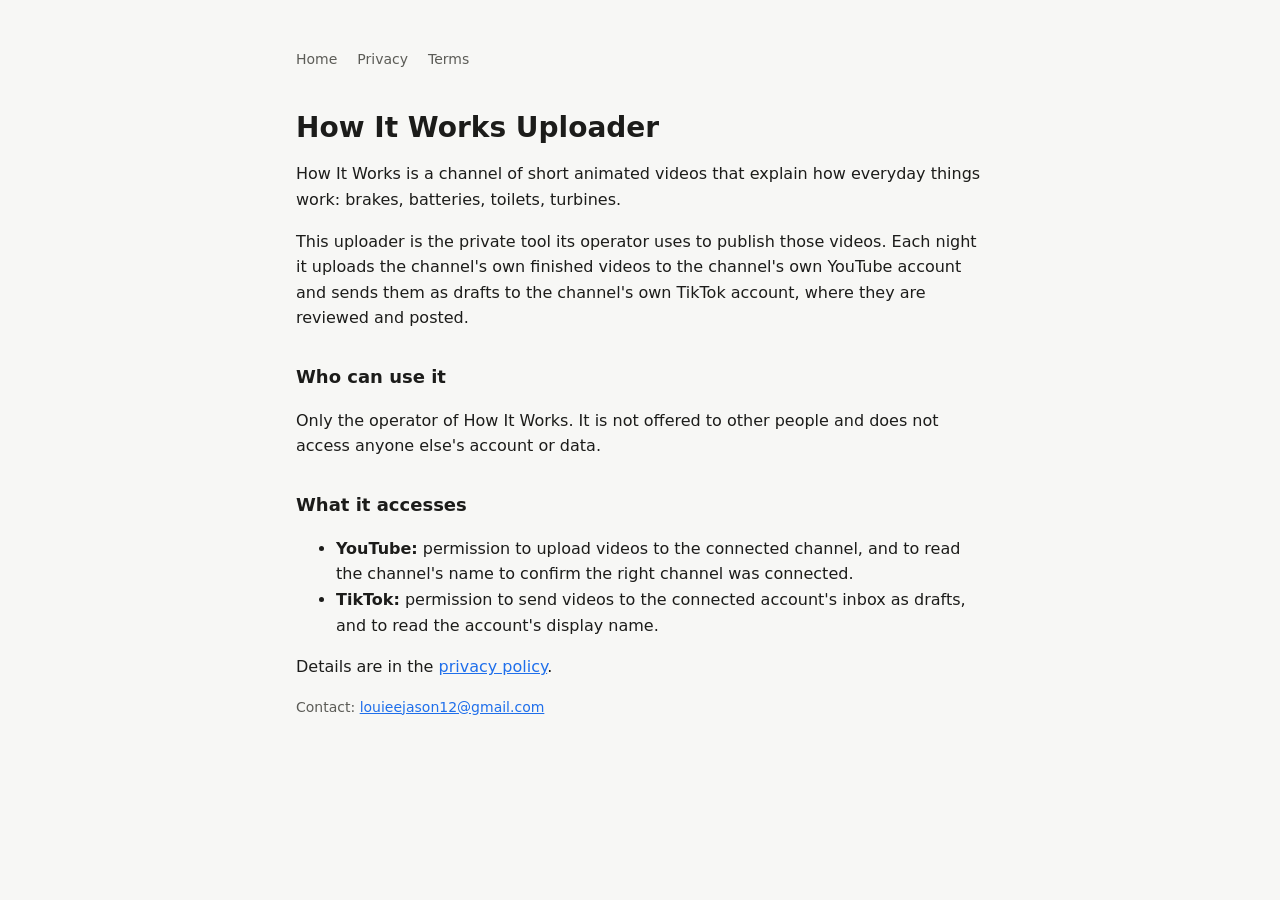
<file: index.html>
<!doctype html>
<html lang="en">
<head>
<meta charset="utf-8">
<meta name="viewport" content="width=device-width, initial-scale=1">
<title>How It Works Uploader</title>
<link rel="stylesheet" href="style.css">
</head>
<body>
<main>
  <nav><a href="index.html">Home</a><a href="privacy.html">Privacy</a><a href="terms.html">Terms</a></nav>
  <h1>How It Works Uploader</h1>
  <p>How It Works is a channel of short animated videos that explain how everyday things work: brakes, batteries, toilets, turbines.</p>
  <p>This uploader is the private tool its operator uses to publish those videos. Each night it uploads the channel's own finished videos to the channel's own YouTube account and sends them as drafts to the channel's own TikTok account, where they are reviewed and posted.</p>
  <h2>Who can use it</h2>
  <p>Only the operator of How It Works. It is not offered to other people and does not access anyone else's account or data.</p>
  <h2>What it accesses</h2>
  <ul>
    <li><strong>YouTube:</strong> permission to upload videos to the connected channel, and to read the channel's name to confirm the right channel was connected.</li>
    <li><strong>TikTok:</strong> permission to send videos to the connected account's inbox as drafts, and to read the account's display name.</li>
  </ul>
  <p>Details are in the <a href="privacy.html">privacy policy</a>.</p>
  <p class="muted">Contact: <a href="mailto:louieejason12@gmail.com">louieejason12@gmail.com</a></p>
</main>
</body>
</html>
</file>
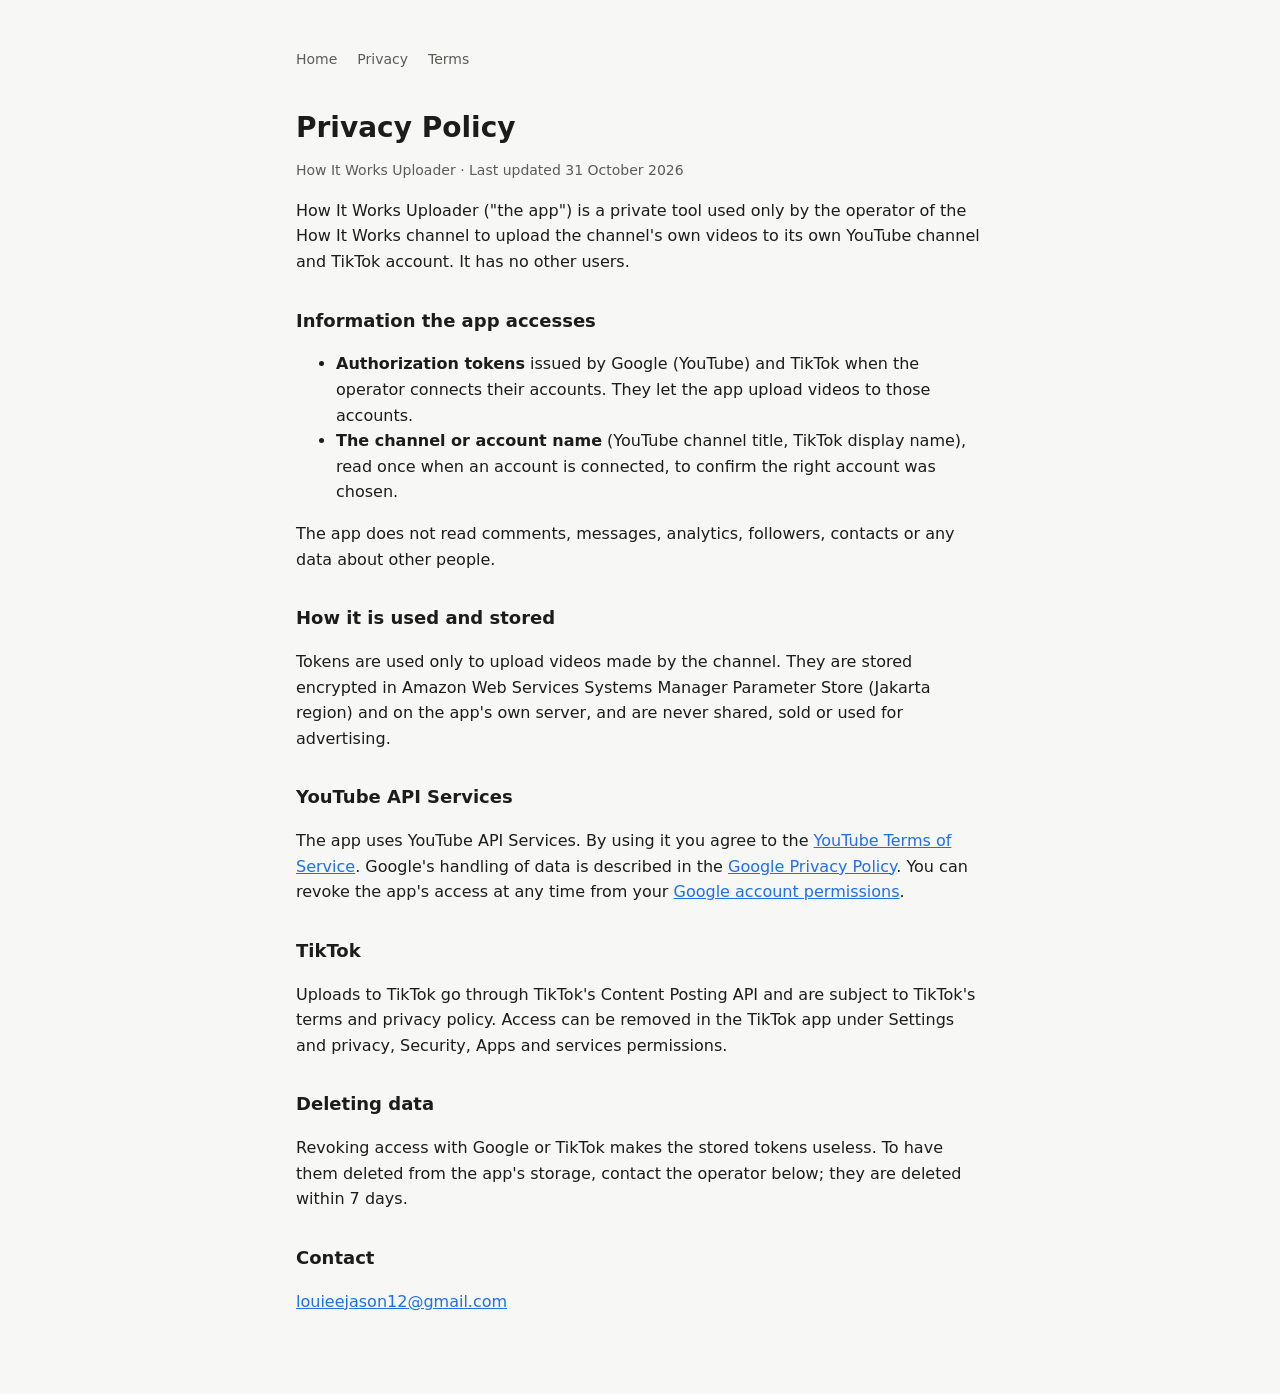
<file: privacy/index.html>
<!doctype html>
<html lang="en">
<head>
<meta charset="utf-8">
<meta name="viewport" content="width=device-width, initial-scale=1">
<title>Privacy Policy</title>
<!-- Folder-style URL (/privacy/) for TikTok's URL-prefix verification; links resolve from the site root -->
<base href="../">
<link rel="stylesheet" href="style.css">
</head>
<body>
<main>
  <nav><a href="index.html">Home</a><a href="privacy/">Privacy</a><a href="terms/">Terms</a></nav>
  <h1>Privacy Policy</h1>
  <p class="muted">How It Works Uploader · Last updated 31 October 2026</p>

  <p>How It Works Uploader ("the app") is a private tool used only by the operator of the How It Works channel to upload the channel's own videos to its own YouTube channel and TikTok account. It has no other users.</p>

  <h2>Information the app accesses</h2>
  <ul>
    <li><strong>Authorization tokens</strong> issued by Google (YouTube) and TikTok when the operator connects their accounts. They let the app upload videos to those accounts.</li>
    <li><strong>The channel or account name</strong> (YouTube channel title, TikTok display name), read once when an account is connected, to confirm the right account was chosen.</li>
  </ul>
  <p>The app does not read comments, messages, analytics, followers, contacts or any data about other people.</p>

  <h2>How it is used and stored</h2>
  <p>Tokens are used only to upload videos made by the channel. They are stored encrypted in Amazon Web Services Systems Manager Parameter Store (Jakarta region) and on the app's own server, and are never shared, sold or used for advertising.</p>

  <h2>YouTube API Services</h2>
  <p>The app uses YouTube API Services. By using it you agree to the <a href="https://www.youtube.com/t/terms">YouTube Terms of Service</a>. Google's handling of data is described in the <a href="https://policies.google.com/privacy">Google Privacy Policy</a>. You can revoke the app's access at any time from your <a href="https://myaccount.google.com/permissions">Google account permissions</a>.</p>

  <h2>TikTok</h2>
  <p>Uploads to TikTok go through TikTok's Content Posting API and are subject to TikTok's terms and privacy policy. Access can be removed in the TikTok app under Settings and privacy, Security, Apps and services permissions.</p>

  <h2>Deleting data</h2>
  <p>Revoking access with Google or TikTok makes the stored tokens useless. To have them deleted from the app's storage, contact the operator below; they are deleted within 7 days.</p>

  <h2>Contact</h2>
  <p><a href="mailto:louieejason12@gmail.com">louieejason12@gmail.com</a></p>
</main>
</body>
</html>
</file>
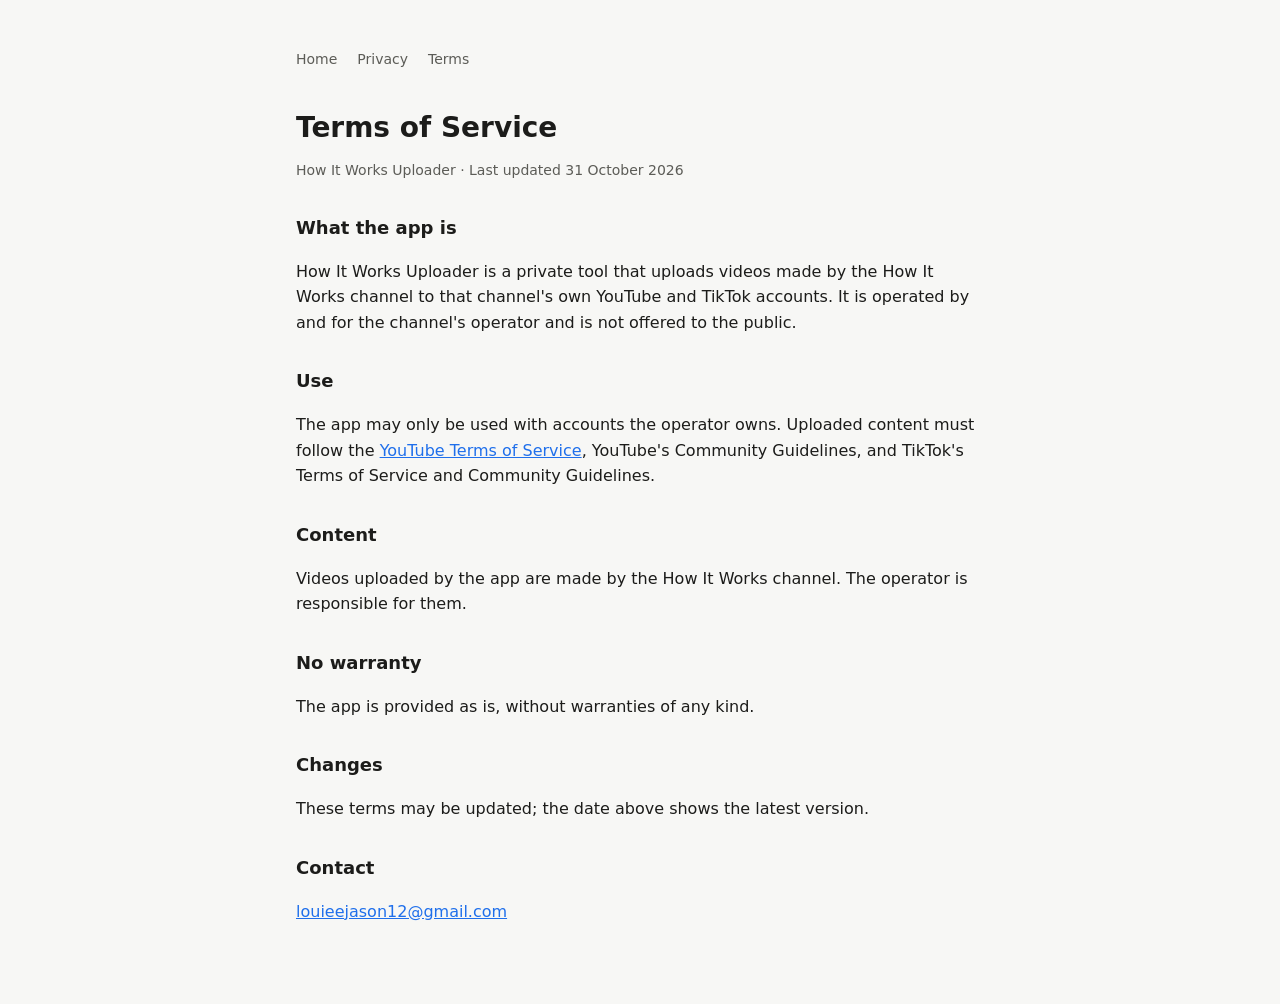
<file: terms/index.html>
<!doctype html>
<html lang="en">
<head>
<meta charset="utf-8">
<meta name="viewport" content="width=device-width, initial-scale=1">
<title>Terms of Service</title>
<!-- Folder-style URL (/terms/) for TikTok's URL-prefix verification; links resolve from the site root -->
<base href="../">
<link rel="stylesheet" href="style.css">
</head>
<body>
<main>
  <nav><a href="index.html">Home</a><a href="privacy/">Privacy</a><a href="terms/">Terms</a></nav>
  <h1>Terms of Service</h1>
  <p class="muted">How It Works Uploader · Last updated 31 October 2026</p>

  <h2>What the app is</h2>
  <p>How It Works Uploader is a private tool that uploads videos made by the How It Works channel to that channel's own YouTube and TikTok accounts. It is operated by and for the channel's operator and is not offered to the public.</p>

  <h2>Use</h2>
  <p>The app may only be used with accounts the operator owns. Uploaded content must follow the <a href="https://www.youtube.com/t/terms">YouTube Terms of Service</a>, YouTube's Community Guidelines, and TikTok's Terms of Service and Community Guidelines.</p>

  <h2>Content</h2>
  <p>Videos uploaded by the app are made by the How It Works channel. The operator is responsible for them.</p>

  <h2>No warranty</h2>
  <p>The app is provided as is, without warranties of any kind.</p>

  <h2>Changes</h2>
  <p>These terms may be updated; the date above shows the latest version.</p>

  <h2>Contact</h2>
  <p><a href="mailto:louieejason12@gmail.com">louieejason12@gmail.com</a></p>
</main>
</body>
</html>
</file>
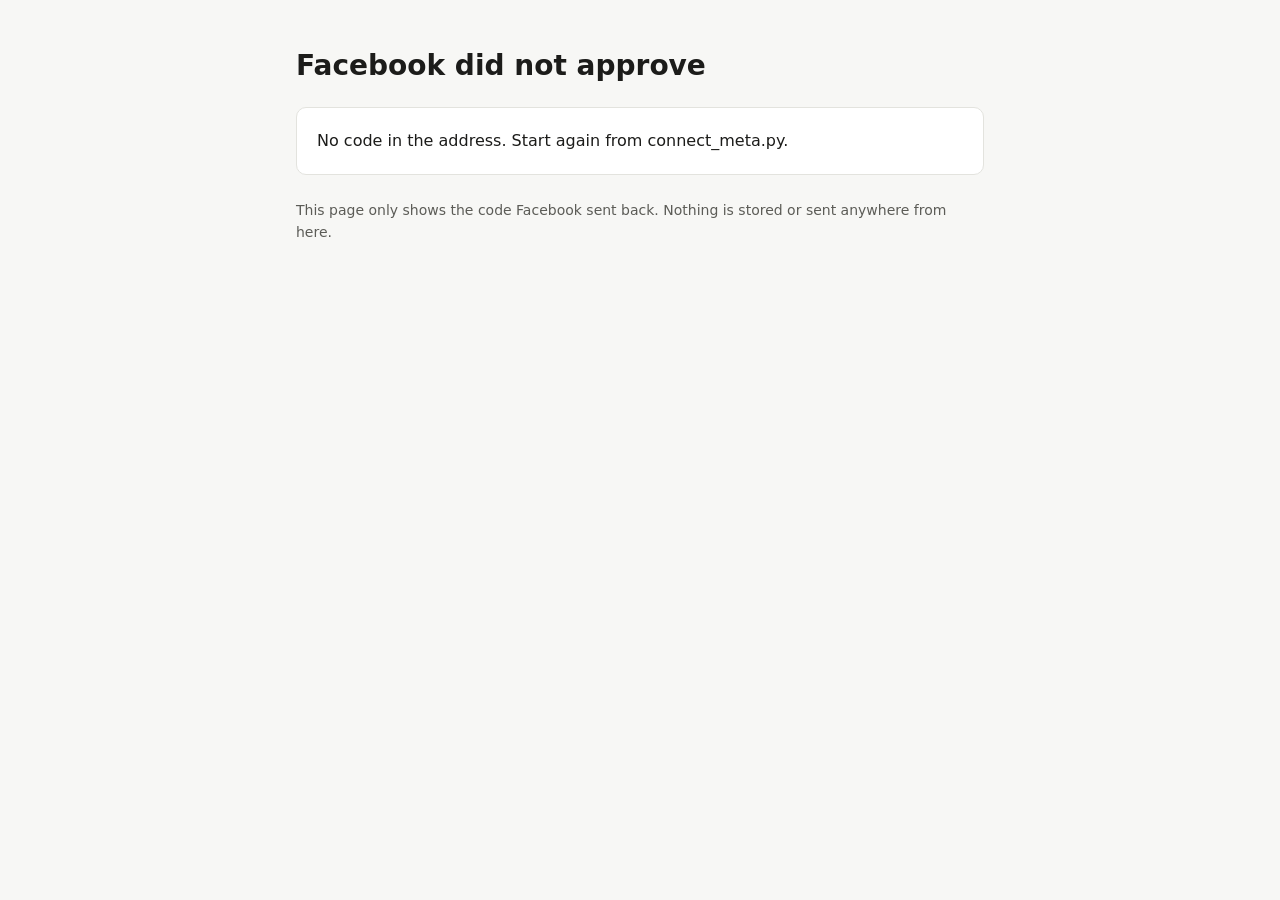
<file: meta-callback.html>
<!doctype html>
<html lang="en">
<head>
<meta charset="utf-8">
<meta name="viewport" content="width=device-width, initial-scale=1">
<meta name="referrer" content="no-referrer">
<title>Facebook Connected</title>
<link rel="stylesheet" href="style.css">
</head>
<body>
<main>
  <h1 id="title">Connecting Facebook…</h1>
  <div class="card" id="result"></div>
  <p class="muted">This page only shows the code Facebook sent back. Nothing is stored or sent anywhere from here.</p>
</main>
<script>
  const params = new URLSearchParams(location.search);
  const code = params.get("code");
  const error = params.get("error_description") || params.get("error");
  const title = document.getElementById("title");
  const box = document.getElementById("result");

  if (code) {
    title.textContent = "Facebook approved";
    box.innerHTML = '<p>Copy this code and paste it into the terminal where <strong>connect_meta.py</strong> is waiting. It expires in a few minutes.</p><code class="big" id="code"></code><button id="copy">Copy code</button>';
    document.getElementById("code").textContent = code;
    document.getElementById("copy").addEventListener("click", async (e) => {
      try {
        await navigator.clipboard.writeText(code);
        e.target.textContent = "Copied";
      } catch {
        e.target.textContent = "Select the code and copy it manually";
      }
    });
  } else {
    title.textContent = "Facebook did not approve";
    box.textContent = error ? `Facebook returned: ${error}` : "No code in the address. Start again from connect_meta.py.";
  }
  // Drop the code from the address bar and history
  history.replaceState(null, "", location.pathname);
</script>
</body>
</html>
</file>
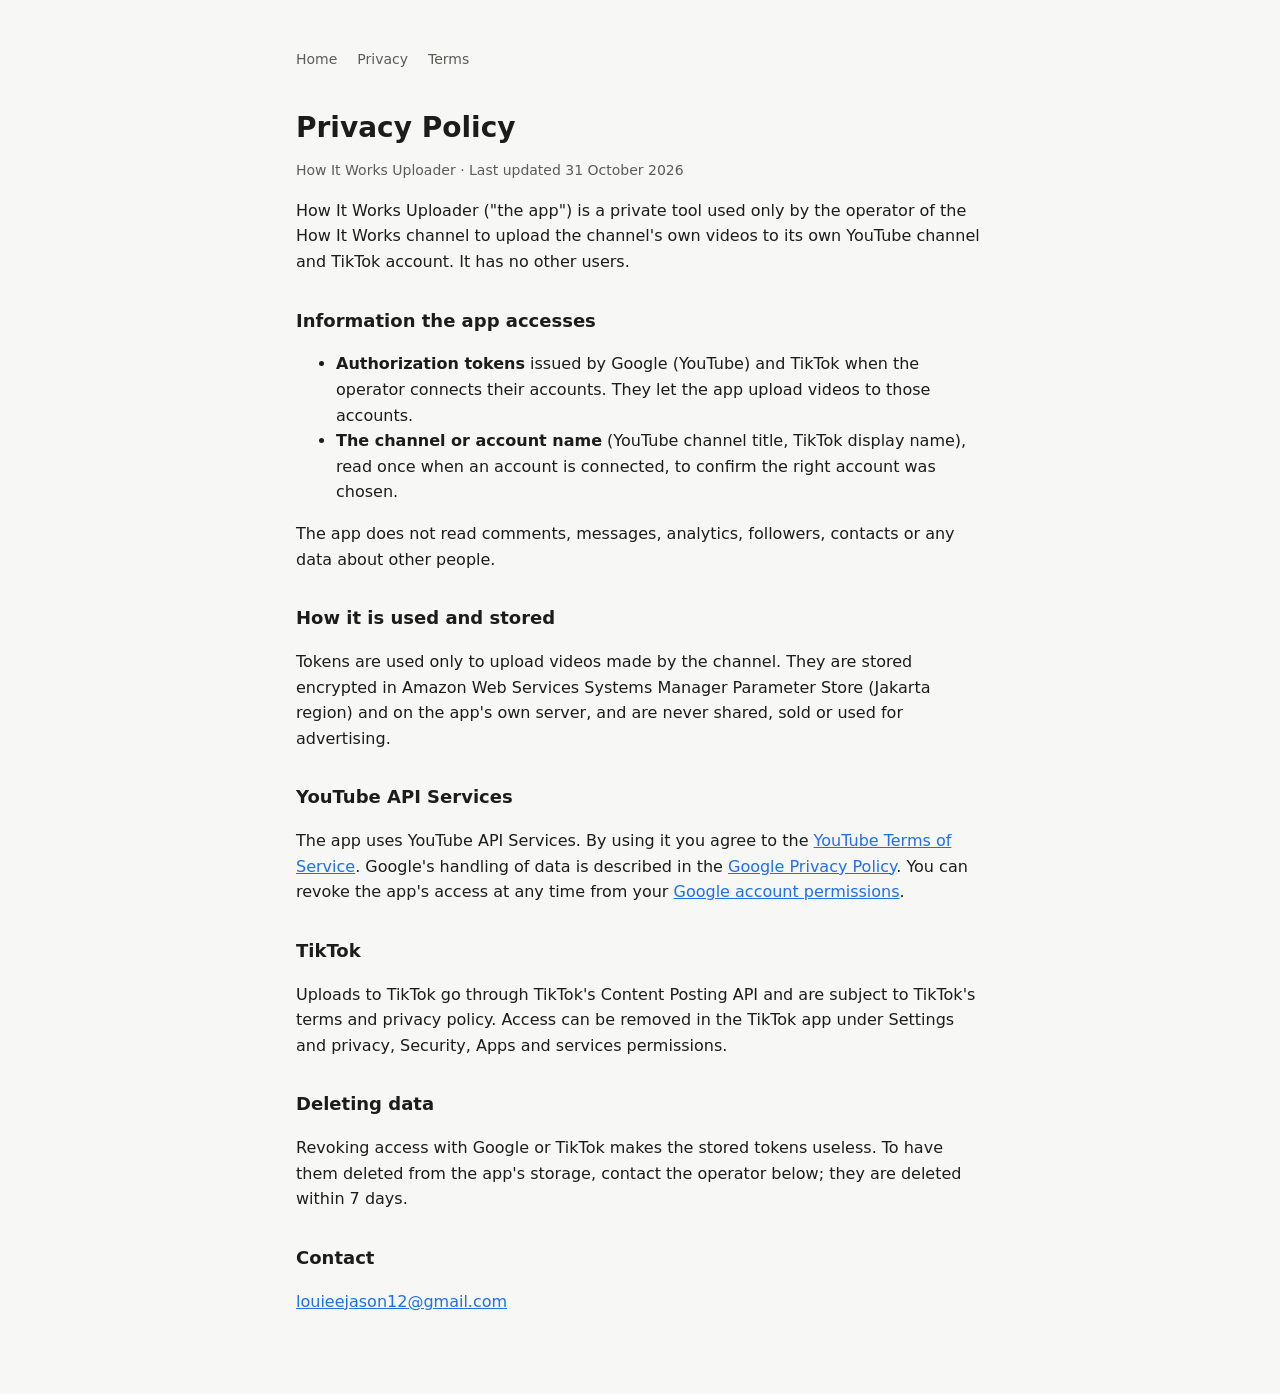
<file: privacy.html>
<!doctype html>
<html lang="en">
<head>
<meta charset="utf-8">
<meta name="viewport" content="width=device-width, initial-scale=1">
<title>Privacy Policy</title>
<link rel="stylesheet" href="style.css">
</head>
<body>
<main>
  <nav><a href="index.html">Home</a><a href="privacy.html">Privacy</a><a href="terms.html">Terms</a></nav>
  <h1>Privacy Policy</h1>
  <p class="muted">How It Works Uploader · Last updated 31 October 2026</p>

  <p>How It Works Uploader ("the app") is a private tool used only by the operator of the How It Works channel to upload the channel's own videos to its own YouTube channel and TikTok account. It has no other users.</p>

  <h2>Information the app accesses</h2>
  <ul>
    <li><strong>Authorization tokens</strong> issued by Google (YouTube) and TikTok when the operator connects their accounts. They let the app upload videos to those accounts.</li>
    <li><strong>The channel or account name</strong> (YouTube channel title, TikTok display name), read once when an account is connected, to confirm the right account was chosen.</li>
  </ul>
  <p>The app does not read comments, messages, analytics, followers, contacts or any data about other people.</p>

  <h2>How it is used and stored</h2>
  <p>Tokens are used only to upload videos made by the channel. They are stored encrypted in Amazon Web Services Systems Manager Parameter Store (Jakarta region) and on the app's own server, and are never shared, sold or used for advertising.</p>

  <h2>YouTube API Services</h2>
  <p>The app uses YouTube API Services. By using it you agree to the <a href="https://www.youtube.com/t/terms">YouTube Terms of Service</a>. Google's handling of data is described in the <a href="https://policies.google.com/privacy">Google Privacy Policy</a>. You can revoke the app's access at any time from your <a href="https://myaccount.google.com/permissions">Google account permissions</a>.</p>

  <h2>TikTok</h2>
  <p>Uploads to TikTok go through TikTok's Content Posting API and are subject to TikTok's terms and privacy policy. Access can be removed in the TikTok app under Settings and privacy, Security, Apps and services permissions.</p>

  <h2>Deleting data</h2>
  <p>Revoking access with Google or TikTok makes the stored tokens useless. To have them deleted from the app's storage, contact the operator below; they are deleted within 7 days.</p>

  <h2>Contact</h2>
  <p><a href="mailto:louieejason12@gmail.com">louieejason12@gmail.com</a></p>
</main>
</body>
</html>
</file>
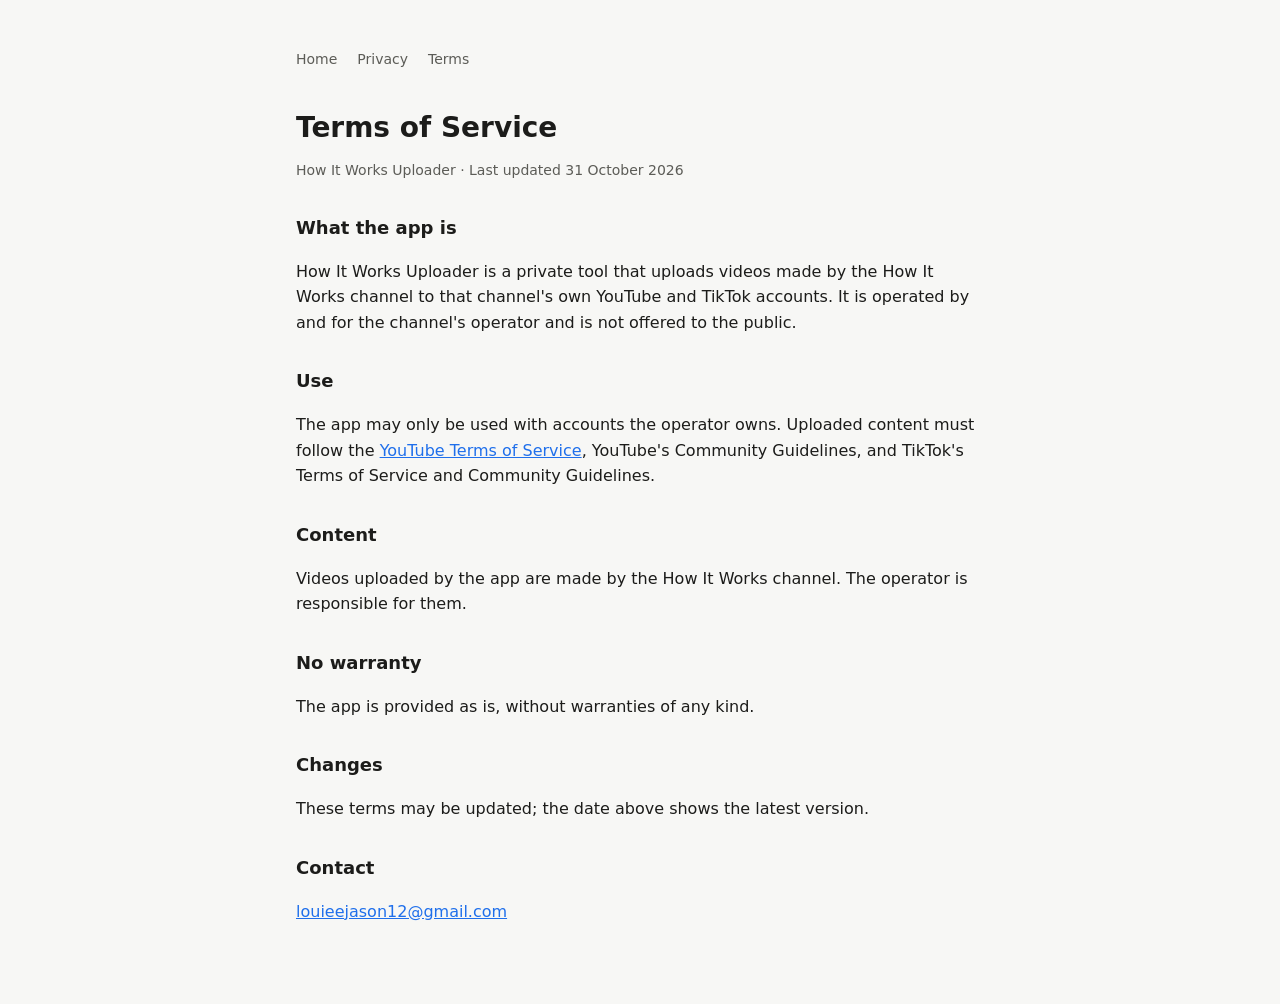
<file: terms.html>
<!doctype html>
<html lang="en">
<head>
<meta charset="utf-8">
<meta name="viewport" content="width=device-width, initial-scale=1">
<title>Terms of Service</title>
<link rel="stylesheet" href="style.css">
</head>
<body>
<main>
  <nav><a href="index.html">Home</a><a href="privacy.html">Privacy</a><a href="terms.html">Terms</a></nav>
  <h1>Terms of Service</h1>
  <p class="muted">How It Works Uploader · Last updated 31 October 2026</p>

  <h2>What the app is</h2>
  <p>How It Works Uploader is a private tool that uploads videos made by the How It Works channel to that channel's own YouTube and TikTok accounts. It is operated by and for the channel's operator and is not offered to the public.</p>

  <h2>Use</h2>
  <p>The app may only be used with accounts the operator owns. Uploaded content must follow the <a href="https://www.youtube.com/t/terms">YouTube Terms of Service</a>, YouTube's Community Guidelines, and TikTok's Terms of Service and Community Guidelines.</p>

  <h2>Content</h2>
  <p>Videos uploaded by the app are made by the How It Works channel. The operator is responsible for them.</p>

  <h2>No warranty</h2>
  <p>The app is provided as is, without warranties of any kind.</p>

  <h2>Changes</h2>
  <p>These terms may be updated; the date above shows the latest version.</p>

  <h2>Contact</h2>
  <p><a href="mailto:louieejason12@gmail.com">louieejason12@gmail.com</a></p>
</main>
</body>
</html>
</file>
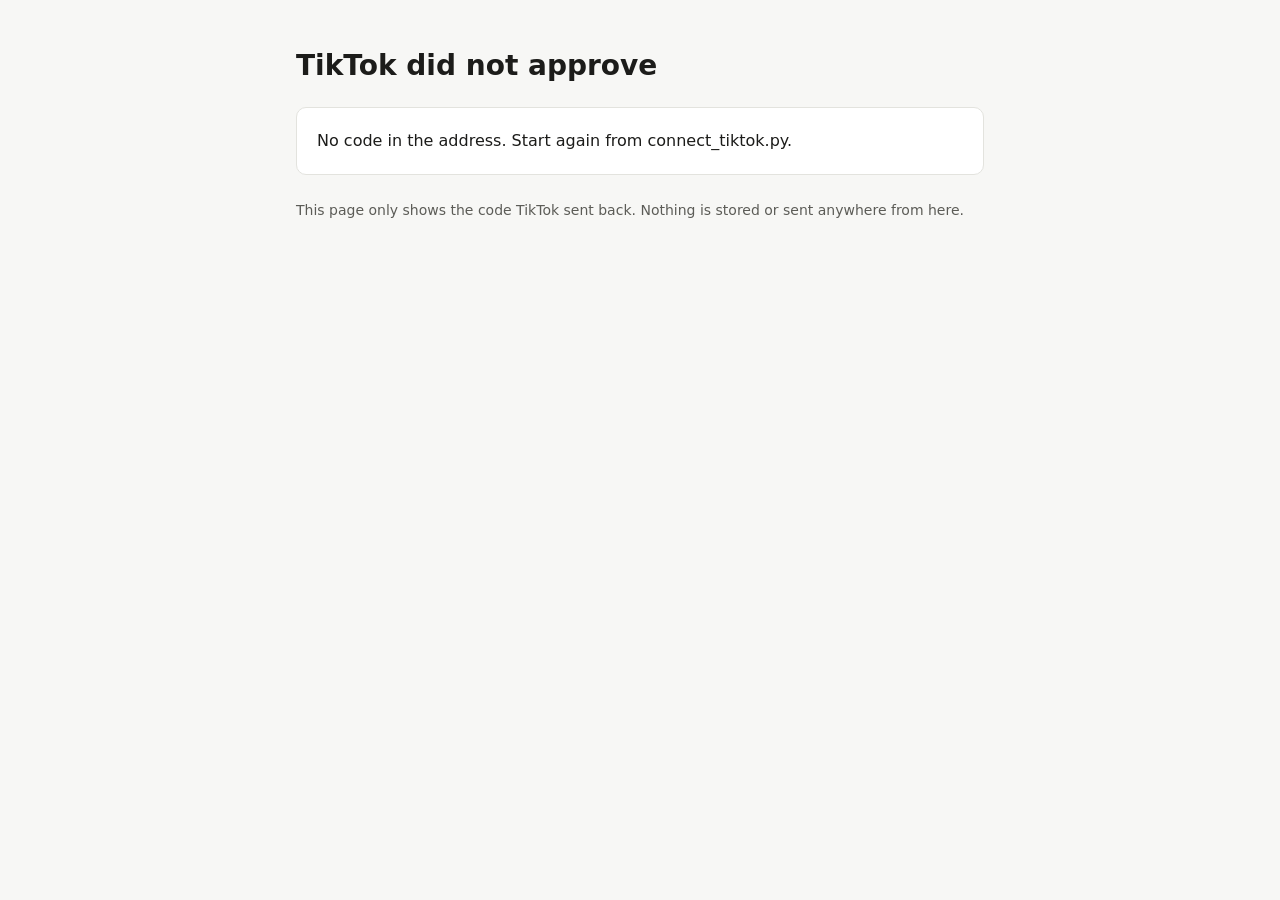
<file: tiktok-callback.html>
<!doctype html>
<html lang="en">
<head>
<meta charset="utf-8">
<meta name="viewport" content="width=device-width, initial-scale=1">
<meta name="referrer" content="no-referrer">
<title>TikTok Connected</title>
<link rel="stylesheet" href="style.css">
</head>
<body>
<main>
  <h1 id="title">Connecting TikTok…</h1>
  <div class="card" id="result"></div>
  <p class="muted">This page only shows the code TikTok sent back. Nothing is stored or sent anywhere from here.</p>
</main>
<script>
  // TikTok redirects here with ?code=...&state=...; the code is URL-encoded and must be pasted decoded
  const params = new URLSearchParams(location.search);
  const code = params.get("code");
  const error = params.get("error");
  const title = document.getElementById("title");
  const box = document.getElementById("result");

  if (code) {
    title.textContent = "TikTok approved";
    box.innerHTML = '<p>Copy this code and paste it into the terminal where <strong>connect_tiktok.py</strong> is waiting. It expires in a few minutes.</p><code class="big" id="code"></code><button id="copy">Copy code</button>';
    document.getElementById("code").textContent = code;
    document.getElementById("copy").addEventListener("click", async (e) => {
      try {
        await navigator.clipboard.writeText(code);
        e.target.textContent = "Copied";
      } catch {
        e.target.textContent = "Select the code and copy it manually";
      }
    });
  } else {
    title.textContent = "TikTok did not approve";
    box.textContent = error ? `TikTok returned: ${error} ${params.get("error_description") || ""}` : "No code in the address. Start again from connect_tiktok.py.";
  }
  // Drop the code from the address bar and history
  history.replaceState(null, "", location.pathname);
</script>
</body>
</html>
</file>
<file: style.css>
:root {
  --bg: #f7f7f5;
  --text: #1c1c1a;
  --muted: #5c5c57;
  --card: #ffffff;
  --border: #e3e3de;
  --accent: #1f6feb;
  --on-accent: #ffffff;
}
@media (prefers-color-scheme: dark) {
  :root {
    --bg: #161615;
    --text: #ededea;
    --muted: #a3a39d;
    --card: #20201e;
    --border: #33332f;
    --accent: #6ea8fe;
    --on-accent: #0b1220;
  }
}
* { box-sizing: border-box; }
body {
  margin: 0;
  background: var(--bg);
  color: var(--text);
  font: 16px/1.6 system-ui, -apple-system, "Segoe UI", Roboto, sans-serif;
}
main { max-width: 720px; margin: 0 auto; padding: 48px 16px 64px; }
nav { display: flex; gap: 20px; margin-bottom: 40px; font-size: 14px; }
nav a { color: var(--muted); text-decoration: none; }
nav a:hover, a { color: var(--accent); }
h1 { font-size: 28px; line-height: 1.25; margin: 0 0 12px; }
h2 { font-size: 18px; margin: 32px 0 8px; }
p, li { color: var(--text); }
.muted { color: var(--muted); font-size: 14px; }
.card {
  background: var(--card);
  border: 1px solid var(--border);
  border-radius: 10px;
  padding: 20px;
  margin: 24px 0;
}
code.big {
  display: block;
  font-size: 15px;
  word-break: break-all;
  padding: 12px;
  background: var(--bg);
  border: 1px solid var(--border);
  border-radius: 6px;
  margin: 12px 0;
}
button {
  font: inherit;
  padding: 8px 16px;
  border-radius: 6px;
  border: 1px solid var(--accent);
  background: var(--accent);
  color: var(--on-accent);
  cursor: pointer;
}
</file>
